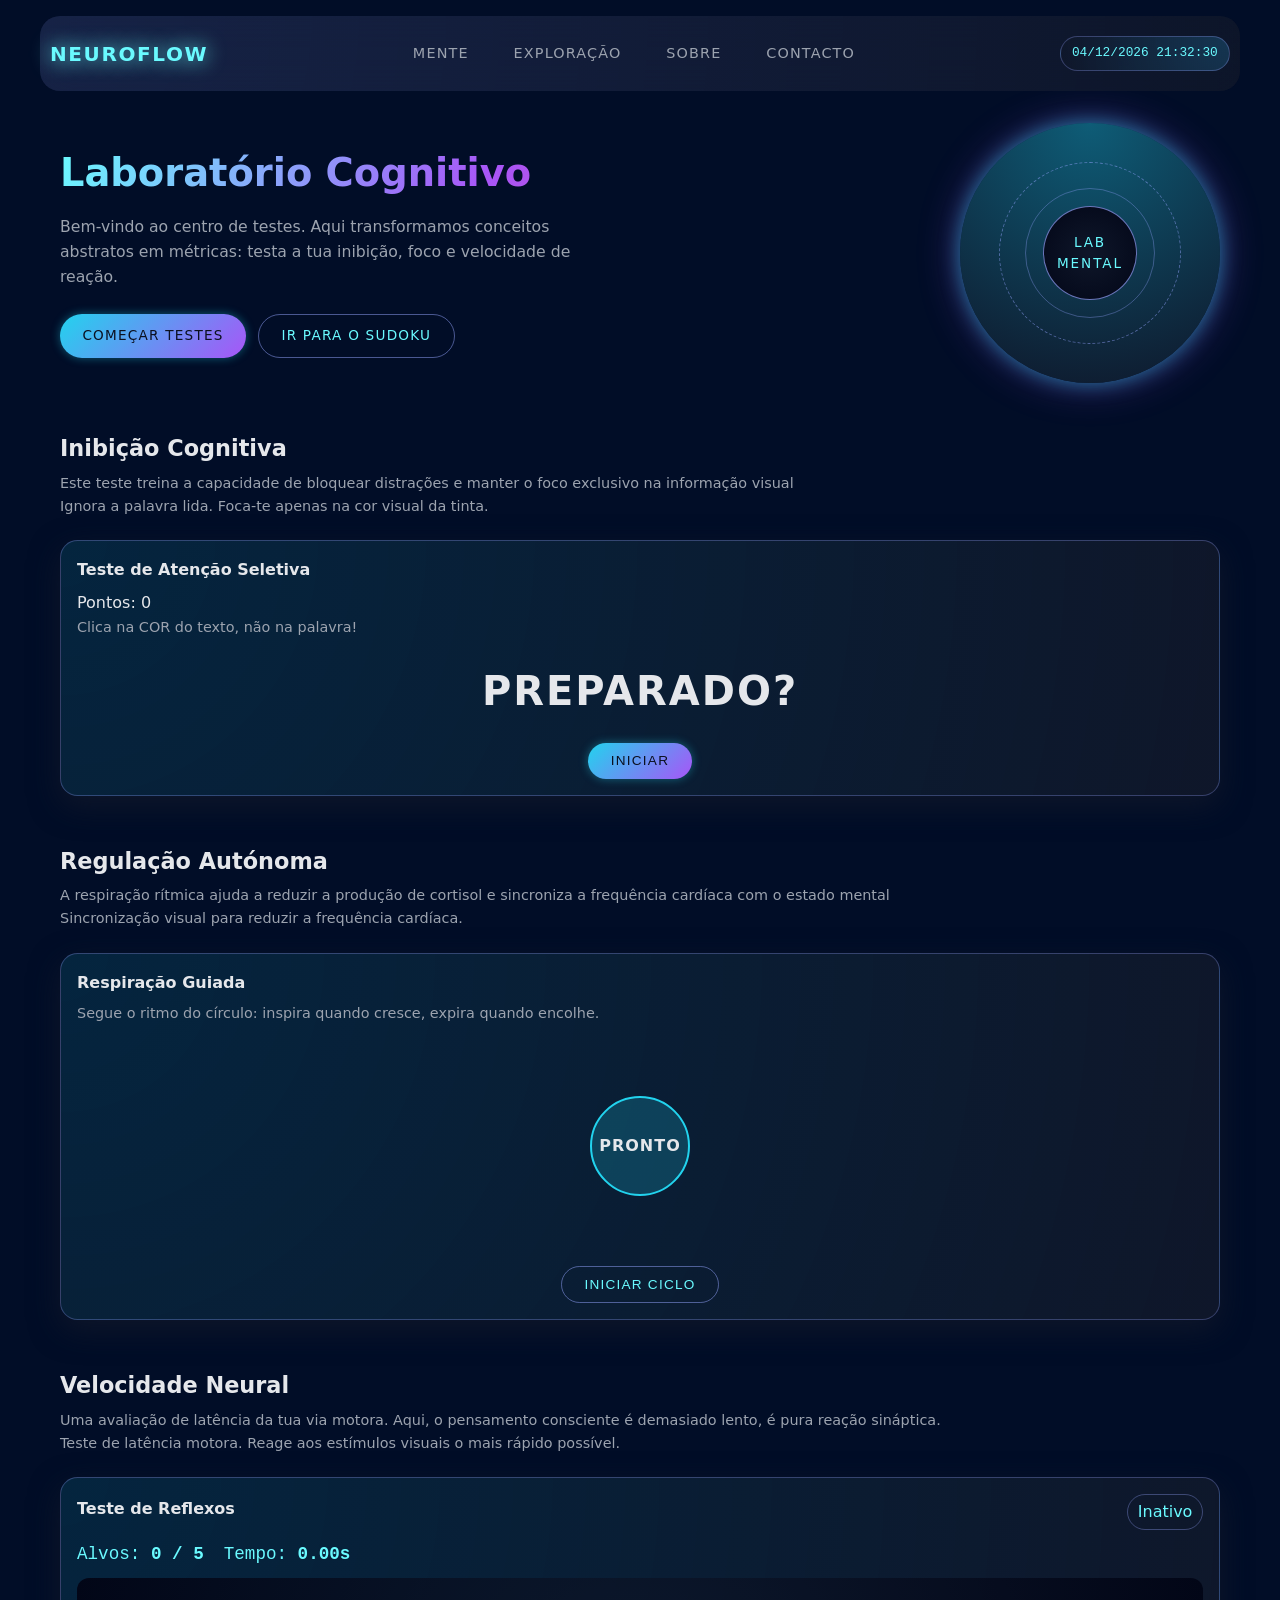
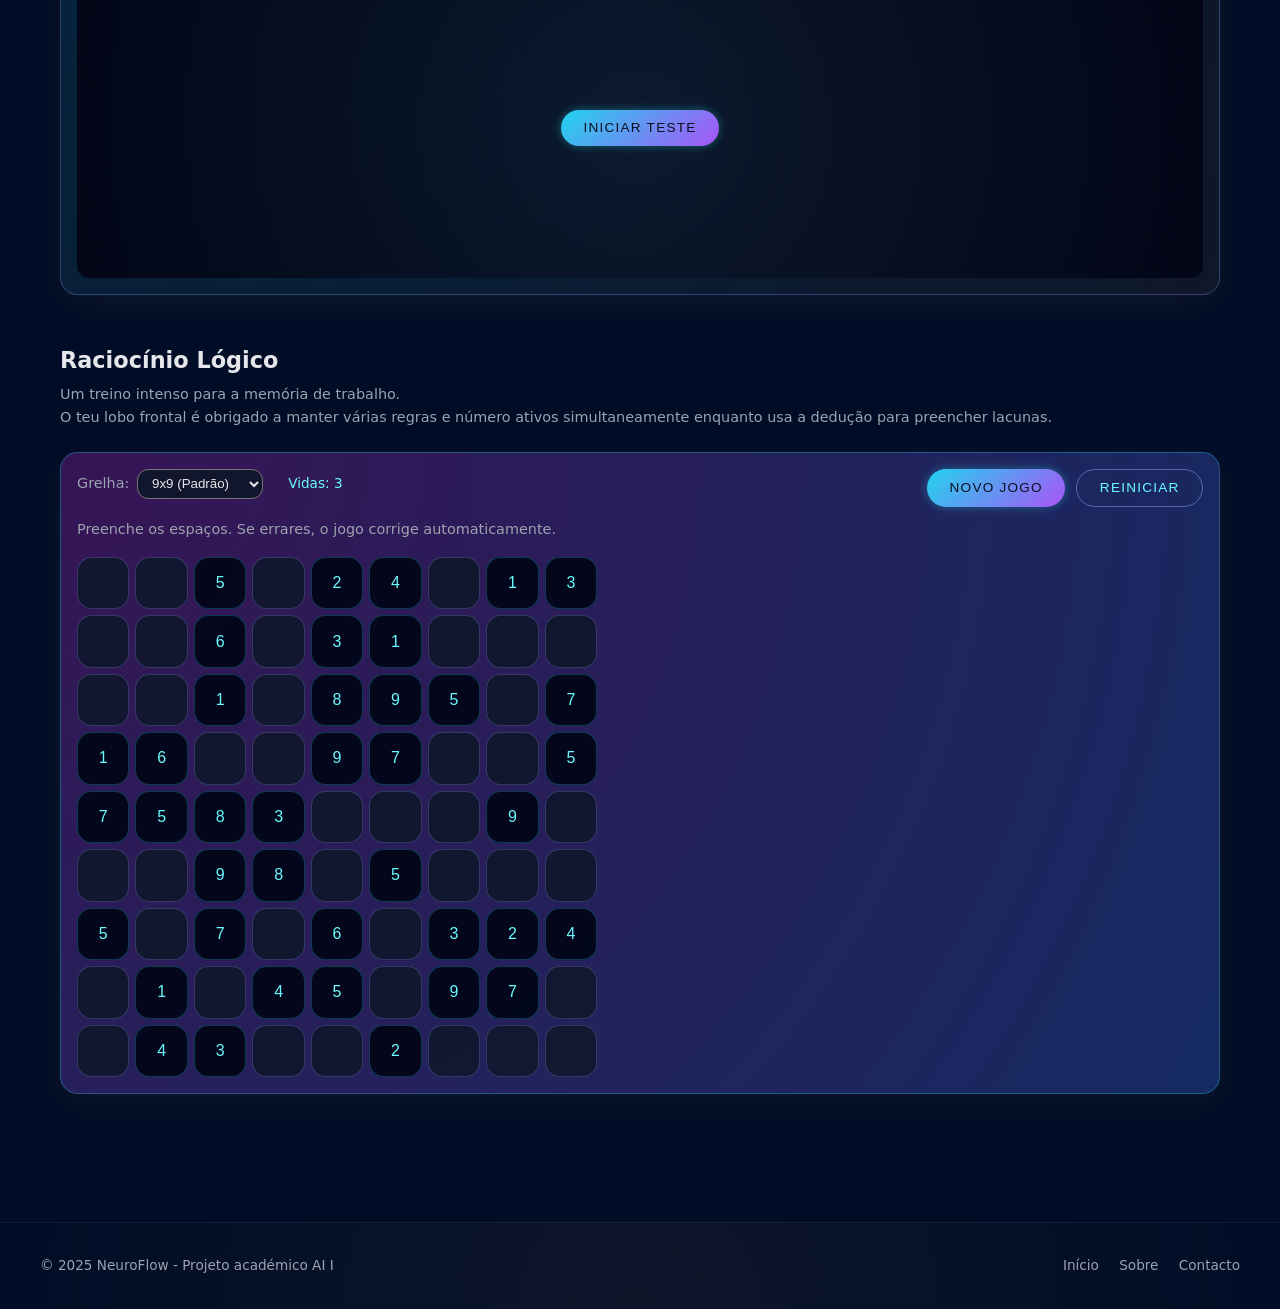
<file: exploracao.html>
<!DOCTYPE html>
<html lang="pt">
    <head>
      <meta charset="UTF-8"/>
        <title>NeuroFlow - Explora o teu interior</title>
        <meta name="viewport" content="width=device-width, initial-scale=1.0"/>
        <link rel="stylesheet" href="CSS/style.css"/>
        <link rel="stylesheet" href="CSS/exploracao.css">

    </head>
    <body>
        <header class="cabecalho">
            <div class="cabecalho-container">
                <div class="logo">
                    <a href="index.html">NeuroFlow</a>
                </div>

                <button class="menu-toggle" id="menu-toggle" aria-label="Abrir menu">☰</button>
                <nav class="nav-drawer" id="nav-drawer" aria-hidden="true">
                    <div class="nav-panel" role="dialog" aria-modal="true" aria-label="Menu">
                        <button class="nav-close" id="nav-close" type="button" aria-label="Fechar menu">✕</button>

                        <ul class="nav-list">
                            <li>
                                <a href="index.html">Home</a>
                            </li>

                            <li class="has-submenu-mobile">
                                <div class="nav-line">
                                    <a href="mente.html">Mente</a>
                                    <button class="nav-arrow" type="button" aria-label="Abrir submenu">▾</button>
                                </div>

                                <div class="nav-sub">
                                    <a href="mente.html#visao-geral">Visão Geral</a>
                                    <a href="mente.html#emocoes">Emoções</a>
                                    <a href="mente.html#sonhos">Sonhos</a>
                                    <a href="mente.html#memorias">Memórias</a>
                                    <a href="mente.html#criatividade">Criatividade</a>
                                    <a href="mente.html#raciocinio">Raciocínio</a>
                                </div>
                            </li>

                            <li class="has-submenu-mobile">
                                <div class="nav-line">
                                    <a href="exploracao.html">Exploração</a>
                                    <button class="nav-arrow" type="button" aria-label="Abrir submenu">▾</button>
                                </div>
                                <div class="nav-sub">
                                    <a href="exploracao.html#foco">Foco</a>
                                    <a href="exploracao.html#regulacao">Regulação</a>
                                    <a href="exploracao.html#reflexos">Reflexos</a>
                                    <a href="exploracao.html#raciocinio-logico">Raciocínio Lógico</a>
                                </div>
                            </li>

                            <li class="has-submenu-mobile">
                                <div class="nav-line">
                                    <a href="sobre.html">Sobre</a>
                                    <button class="nav-arrow" type="button" aria-label="Abrir submenu">▾</button>
                                </div>
                                <div class="nav-sub">
                                    <a href="sobre.html#visao-proposito">Visão e Propósito</a>
                                    <a href="sobre.html#faq">FAQ</a>
                                </div>
                            </li>

                            <li class="has-submenu-mobile">
                                <div class="nav-line">
                                    <a href="contacto.html">Contacto</a>
                                    <button class="nav-arrow" type="button" aria-label="Abrir submenu">▾</button>
                                </div>
                                <div class="nav-sub">
                                    <a href="contacto.html#mindform">MindForm</a>
                                    <a href="contacto.html#registos">Registos Guardados</a>
                                </div>
                            </li>
                        </ul>
                    </div>
                </nav>

                <nav class="nav">
                    <ul class="menu">
                        <li class="has-submenu">
                            <a href="mente.html">Mente</a>
                            <ul class="submenu">
                                <li>
                                    <a href="mente.html#visao-geral">Visão Geral</a>
                                </li>
                                <li>
                                    <a href="mente.html#emocoes">Emoções</a>
                                </li>
                                <li>
                                    <a href="mente.html#sonhos">Sonhos</a>
                                </li>
                                <li>
                                    <a href="mente.html#memorias">Memórias</a>
                                </li>
                                <li>
                                    <a href="mente.html#criatividade">Criatividade</a>
                                </li>
                                <li>
                                    <a href="mente.html#raciocinio">Raciocínio</a>
                                </li>
                            </ul>
                        </li>

                        <li class="has-submenu">
                            <a href="exploracao.html">Exploração</a>
                            <ul class="submenu">
                                <li>
                                    <a href="exploracao.html#foco">Foco</a>
                                </li>
                                <li>
                                    <a href="exploracao.html#regulacao">Regulação</a>
                                </li>
                                <li>
                                    <a href="exploracao.html#reflexos">Reflexos</a>
                                </li>
                                <li>
                                    <a href="exploracao.html#raciocinio-logico">Raciocínio Lógico</a>
                                </li>
                            </ul>
                        </li>

                        <li class="has-submenu">
                            <a href="sobre.html">Sobre</a>
                            <ul class="submenu">
                                <li>
                                    <a href="sobre.html#visao-proposito">Visão e Propósito</a>
                                </li>
                                <li>
                                    <a href="sobre.html#faq">FAQ</a>
                                </li>
                            </ul>
                        </li>

                        <li class="has-submenu">
                            <a href="contacto.html">Contacto</a>
                            <ul class="submenu">
                                <li>
                                    <a href="contacto.html#mindform">MindForm</a>
                                </li>
                                <li>
                                    <a href="contacto.html#registos">Registos Guardados</a>
                                </li>
                            </ul>
                        </li>
                    </ul>
                </nav>

                <div class="relogio" id="relogio"></div>
            </div>
        </header>

        <main>
            <section class="hero">
                <div class="hero-texto">
                    <h1>Laboratório Cognitivo</h1>
                    <p>
                        Bem-vindo ao centro de testes. Aqui transformamos conceitos abstratos em
                        métricas: testa a tua inibição, foco e velocidade de reação.
                    </p>

                    <div class="hero-acoes">
                        <a class="botao botao-primario" href="#stroop-container">Começar testes</a>
                        <a class="botao botao-secundario" href="#raciocinio-logico">Ir para o Sudoku</a>
                    </div>
                </div>

                <div class="hero-visual" aria-hidden="true">
                    <div class="orbita"></div>
                    <div class="orbita orbita-2"></div>
                    <div class="hero-nucleo">
                        <span>Lab<br>Mental</span>
                    </div>
                </div>
            </section>

            <section class="secao" id="foco">
                <header class="secao-topo">
                    <h2>Inibição Cognitiva</h2>
                    <p>Este teste treina a capacidade de bloquear distrações e manter o foco exclusivo na informação visual</p>
                    <p>Ignora a palavra lida. Foca-te apenas na cor visual da tinta.</p>
                </header>

                <article class="cartao exploracao-painel" id="stroop-container">
                    <div class="stroop-header">
                        <h3>Teste de Atenção Seletiva</h3>
                        <div class="stroop-score">Pontos:
                            <span id="stroop-pontos">0</span></div>
                    </div>

                    <p class="exploracao-texto">Clica na COR do texto, não na palavra!</p>

                    <div id="stroop-palavra" class="stroop-word">PREPARADO?</div>

                    <div class="stroop-botoes" id="stroop-opcoes">
                        <button class="botao botao-primario" onclick="iniciarStroop()">INICIAR</button>
                    </div>
                </article>
            </section>

            <section class="secao" id="regulacao">
                <header class="secao-topo">
                    <h2>Regulação Autónoma</h2>
                    <p>A respiração rítmica ajuda a reduzir a produção de cortisol e sincroniza a frequência cardíaca com o estado mental</p>
                    <p>Sincronização visual para reduzir a frequência cardíaca.</p>
                </header>

                <article class="cartao exploracao-painel">
                    <h3>Respiração Guiada</h3>
                    <p class="exploracao-texto">Segue o ritmo do círculo: inspira quando cresce, expira quando encolhe.</p>

                    <div class="respiracao-container">
                        <div id="circulo-respiracao" class="circulo"></div>
                        <div id="texto-respiracao" class="texto-centro">Pronto</div>
                    </div>

                    <div style="text-align:center">
                        <button class="botao botao-secundario" id="btn-respirar">Iniciar Ciclo</button>
                    </div>
                </article>
            </section>

            <section class="secao" id="reflexos">
                <header class="secao-topo">
                    <h2>Velocidade Neural</h2>
                    <p>Uma avaliação de latência da tua via motora. Aqui, o pensamento consciente é demasiado lento, é pura reação sináptica.</p>
                    <p>Teste de latência motora. Reage aos estímulos visuais o mais rápido possível.</p>
                </header>

                <article class="cartao exploracao-painel" id="reflexo-container">
                    <div class="exploracao-topo">
                        <h3>Teste de Reflexos</h3>
                        <div class="exploracao-badge" id="reflexo-badge">Inativo</div>
                    </div>

                    <div class="reflexo-stats">
                        <span>Alvos:
                            <strong id="reflexo-contador">0 / 5</strong>
                        </span>
                        <span>Tempo:
                            <strong id="reflexo-tempo">0.00s</strong>
                        </span>
                    </div>

                    <div class="reflexo-area" id="reflexo-area">
                        <button class="botao botao-primario" id="reflexo-btn-start">Iniciar Teste</button>
                        <div id="reflexo-alvo" class="reflexo-alvo"></div>
                    </div>
                </article>
            </section>

            <section class="secao" id="raciocinio-logico">
                <header class="secao-topo">
                    <h2>Raciocínio Lógico</h2>
                    <p>Um treino intenso para a memória de trabalho.</p>
                    <p>O teu lobo frontal é obrigado a manter várias regras e número ativos simultaneamente enquanto usa a dedução para preencher lacunas.</p>
                </header>

                <div class="cartao sudoku-painel">
                    <div class="sudoku-topo">
                        <div class="sudoku-opcoes">
                            <label class="sudoku-label">
                                Grelha:
                                <select id="sudoku-size">
                                    <option value="4">4x4 (Iniciante)</option>
                                    <option value="9" selected="selected">9x9 (Padrão)</option>
                                </select>
                            </label>

                            <div class="sudoku-vidas">
                                Vidas:
                                <span id="sudoku-lives">3</span>
                            </div>
                        </div>

                        <div class="sudoku-botoes">
                            <button class="botao botao-primario" id="sudoku-new" type="button">Novo Jogo</button>
                            <button class="botao botao-secundario" id="sudoku-reset" type="button">Reiniciar</button>
                        </div>
                    </div>

                    <p id="sudoku-msg" class="sudoku-msg">Preenche as células vazias.</p>

                    <div id="sudoku-board" class="sudoku-board" aria-label="Grelha de Sudoku"></div>
                </div>
            </section>
        </main>

        <footer class="rodape">
            <div class="rodape-container">
                <p>© 2025 NeuroFlow - Projeto académico AI I</p>
                <nav class="rodape-links">
                    <a href="index.html">Início</a>
                    <a href="sobre.html">Sobre</a>
                    <a href="contacto.html">Contacto</a>
                </nav>
            </div>
        </footer>

        <script src="JS/script.js"></script>
        <script src="JS/exploracao.js"></script>
    </body>
</html>
</file>
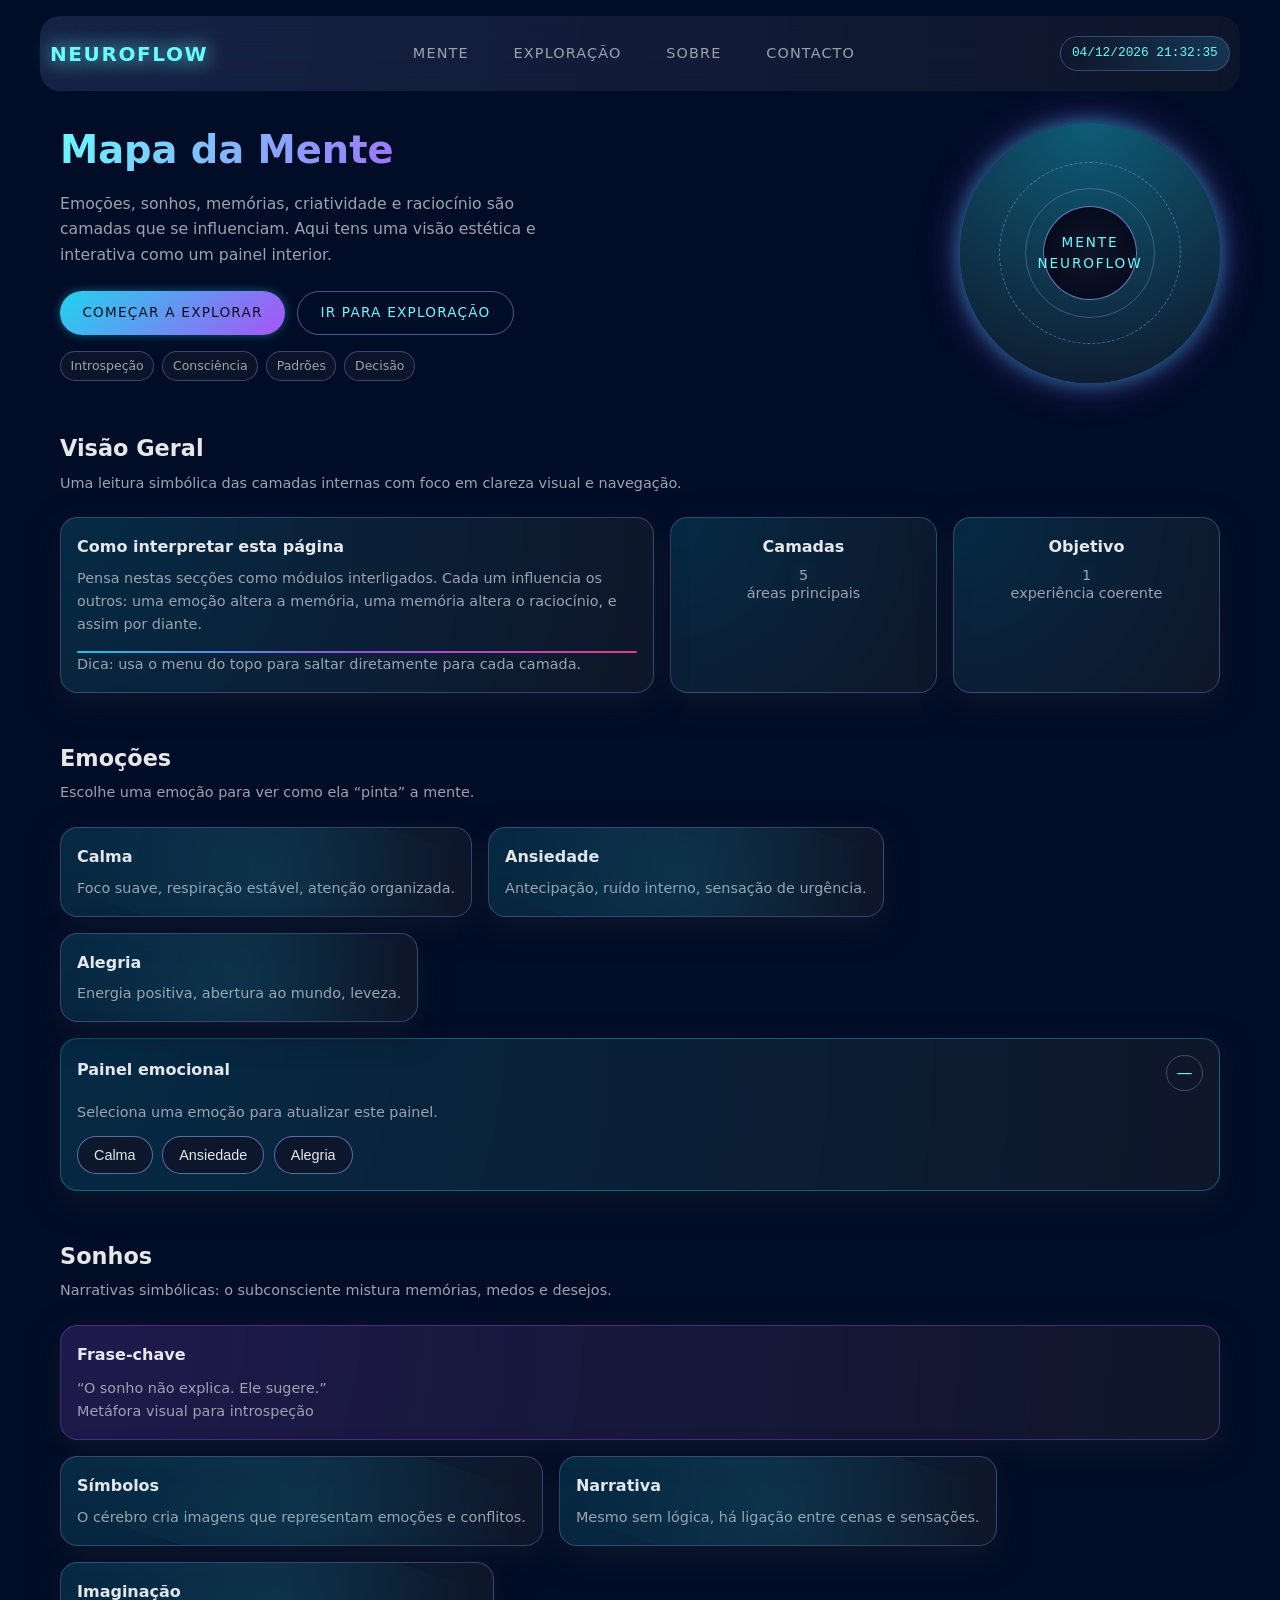
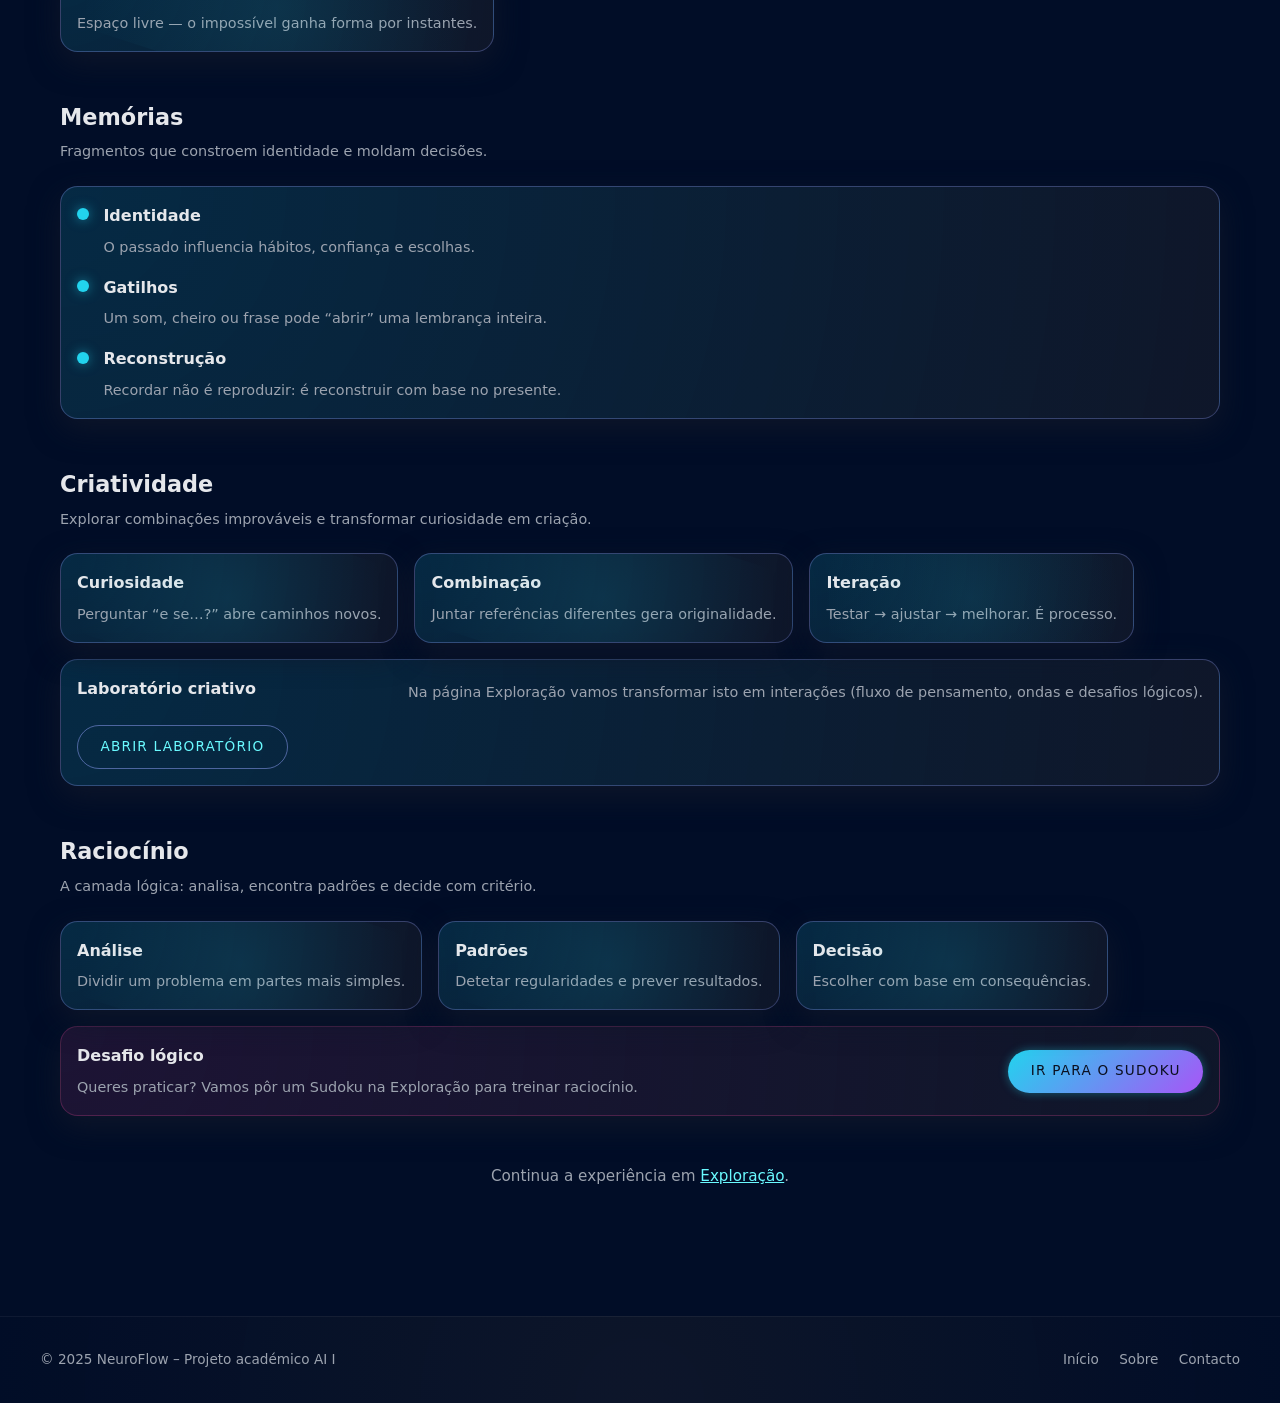
<file: mente.html>
<!DOCTYPE html>
<html lang="pt">
    <head>
        <meta charset="UTF-8"/>
        <title>NeuroFlow - Explora o teu interior</title>
        <meta name="viewport" content="width=device-width, initial-scale=1.0"/>
        <link rel="stylesheet" href="CSS/style.css"/>
        <link rel="stylesheet" href="CSS/mente.css">
    </head>
    <body>
        <header class="cabecalho">
            <div class="cabecalho-container">
                <div class="logo">
                    <a href="index.html">NeuroFlow</a>
                </div>

                <button class="menu-toggle" id="menu-toggle" aria-label="Abrir menu">☰</button>
                <nav class="nav-drawer" id="nav-drawer" aria-hidden="true">
                    <div class="nav-panel" role="dialog" aria-modal="true" aria-label="Menu">
                        <button class="nav-close" id="nav-close" type="button" aria-label="Fechar menu">✕</button>

                        <ul class="nav-list">
                            <li>
                                <a href="index.html">Home</a>
                            </li>

                            <li class="has-submenu-mobile">
                                <div class="nav-line">
                                    <a href="mente.html">Mente</a>
                                    <button class="nav-arrow" type="button" aria-label="Abrir submenu">▾</button>
                                </div>

                                <div class="nav-sub">
                                    <a href="mente.html#visao-geral">Visão Geral</a>
                                    <a href="mente.html#emocoes">Emoções</a>
                                    <a href="mente.html#sonhos">Sonhos</a>
                                    <a href="mente.html#memorias">Memórias</a>
                                    <a href="mente.html#criatividade">Criatividade</a>
                                    <a href="mente.html#raciocinio">Raciocínio</a>
                                </div>
                            </li>

                            <li class="has-submenu-mobile">
                                <div class="nav-line">
                                    <a href="exploracao.html">Exploração</a>
                                    <button class="nav-arrow" type="button" aria-label="Abrir submenu">▾</button>
                                </div>
                                <div class="nav-sub">
                                    <a href="exploracao.html#foco">Foco</a>
                                    <a href="exploracao.html#regulacao">Regulação</a>
                                    <a href="exploracao.html#reflexos">Reflexos</a>
                                    <a href="exploracao.html#raciocinio-logico">Raciocínio Lógico</a>
                                </div>
                            </li>

                            <li class="has-submenu-mobile">
                                <div class="nav-line">
                                    <a href="sobre.html">Sobre</a>
                                    <button class="nav-arrow" type="button" aria-label="Abrir submenu">▾</button>
                                </div>
                                <div class="nav-sub">
                                    <a href="sobre.html#visao-proposito">Visão e Propósito</a>
                                    <a href="sobre.html#faq">FAQ</a>
                                </div>
                            </li>

                            <li class="has-submenu-mobile">
                                <div class="nav-line">
                                    <a href="contacto.html">Contacto</a>
                                    <button class="nav-arrow" type="button" aria-label="Abrir submenu">▾</button>
                                </div>
                                <div class="nav-sub">
                                    <a href="contacto.html#mindform">MindForm</a>
                                    <a href="contacto.html#registos">Registos Guardados</a>
                                </div>
                            </li>
                        </ul>
                    </div>
                </nav>

                <nav class="nav">
                    <ul class="menu">
                        <li class="has-submenu">
                            <a href="mente.html">Mente</a>
                            <ul class="submenu">
                                <li>
                                    <a href="mente.html#visao-geral">Visão Geral</a>
                                </li>
                                <li>
                                    <a href="mente.html#emocoes">Emoções</a>
                                </li>
                                <li>
                                    <a href="mente.html#sonhos">Sonhos</a>
                                </li>
                                <li>
                                    <a href="mente.html#memorias">Memórias</a>
                                </li>
                                <li>
                                    <a href="mente.html#criatividade">Criatividade</a>
                                </li>
                                <li>
                                    <a href="mente.html#raciocinio">Raciocínio</a>
                                </li>
                            </ul>
                        </li>

                        <li class="has-submenu">
                            <a href="exploracao.html">Exploração</a>
                            <ul class="submenu">
                                <li>
                                    <a href="exploracao.html#foco">Foco</a>
                                </li>
                                <li>
                                    <a href="exploracao.html#regulacao">Regulação</a>
                                </li>
                                <li>
                                    <a href="exploracao.html#reflexos">Reflexos</a>
                                </li>
                                <li>
                                    <a href="exploracao.html#raciocinio-logico">Raciocínio Lógico</a>
                                </li>
                            </ul>
                        </li>

                        <li class="has-submenu">
                            <a href="sobre.html">Sobre</a>
                            <ul class="submenu">
                                <li>
                                    <a href="sobre.html#visao-proposito">Visão e Propósito</a>
                                </li>
                                <li>
                                    <a href="sobre.html#faq">FAQ</a>
                                </li>
                            </ul>
                        </li>

                        <li class="has-submenu">
                            <a href="contacto.html">Contacto</a>
                            <ul class="submenu">
                                <li>
                                    <a href="contacto.html#mindform">MindForm</a>
                                </li>
                                <li>
                                    <a href="contacto.html#registos">Registos Guardados</a>
                                </li>
                            </ul>
                        </li>
                    </ul>
                </nav>

                <div class="relogio" id="relogio"></div>
            </div>
        </header>
        
        <main>

            <!-- HERO (igual vibe da index) -->
            <section class="hero">
                <div class="hero-texto">
                    <h1>Mapa da Mente</h1>
                    <p>
                        Emoções, sonhos, memórias, criatividade e raciocínio são camadas que se
                        influenciam. Aqui tens uma visão estética e interativa como um painel interior.
                    </p>

                    <div class="hero-acoes">
                        <a class="botao botao-primario" href="#visao-geral">Começar a explorar</a>
                        <a class="botao botao-secundario" href="exploracao.html">Ir para Exploração</a>
                    </div>

                    <!-- mini “chips” para dar riqueza visual -->
                    <div class="mente-chips">
                        <span class="mente-chip">Introspeção</span>
                        <span class="mente-chip">Consciência</span>
                        <span class="mente-chip">Padrões</span>
                        <span class="mente-chip">Decisão</span>
                    </div>
                </div>

                <div class="hero-visual" aria-hidden="true">
                    <div class="orbita"></div>
                    <div class="orbita orbita-2"></div>
                    <div class="orbita orbita-3"></div>
                    <div class="hero-nucleo">
                        <span>Mente<br>NeuroFlow</span>
                    </div>
                </div>
            </section>

            <!-- VISÃO GERAL (cartão grande + “linha de energia”) -->
            <section class="secao" id="visao-geral">
                <header class="secao-topo">
                    <h2>Visão Geral</h2>
                    <p>Uma leitura simbólica das camadas internas com foco em clareza visual e
                        navegação.</p>
                </header>

                <div class="grelha mente-grelha-destaque">
                    <article class="cartao mente-cartao-destaque">
                        <h3>Como interpretar esta página</h3>
                        <p>
                            Pensa nestas secções como módulos interligados. Cada um influencia os outros:
                            uma emoção altera a memória, uma memória altera o raciocínio, e assim por
                            diante.
                        </p>
                        <div class="mente-barra"></div>
                        <p class="mente-nota">
                            Dica: usa o menu do topo para saltar diretamente para cada camada.
                        </p>
                    </article>

                    <article class="cartao mente-cartao-estat">
                        <h3>Camadas</h3>
                        <p class="mente-numero">5</p>
                        <p class="mente-legenda">áreas principais</p>
                    </article>

                    <article class="cartao mente-cartao-estat">
                        <h3>Objetivo</h3>
                        <p class="mente-numero">1</p>
                        <p class="mente-legenda">experiência coerente</p>
                    </article>
                </div>
            </section>

            <!-- EMOÇÕES (mais “vivo” + micro interação bonita) -->
            <section class="secao" id="emocoes">
                <header class="secao-topo">
                    <h2>Emoções</h2>
                    <p>Escolhe uma emoção para ver como ela “pinta” a mente.</p>
                </header>

                <div class="grelha">
                    <article class="cartao mente-cartao">
                        <h3>Calma</h3>
                        <p>Foco suave, respiração estável, atenção organizada.</p>
                    </article>
                    <article class="cartao mente-cartao">
                        <h3>Ansiedade</h3>
                        <p>Antecipação, ruído interno, sensação de urgência.</p>
                    </article>
                    <article class="cartao mente-cartao">
                        <h3>Alegria</h3>
                        <p>Energia positiva, abertura ao mundo, leveza.</p>
                    </article>
                </div>

                <article class="cartao mente-painel" id="emocao-painel">
                    <div class="mente-painel-topo">
                        <h3>Painel emocional</h3>
                        <span class="mente-badge" id="emocao-badge">—</span>
                    </div>

                    <p id="emocao-texto" class="mente-painel-texto">
                        Seleciona uma emoção para atualizar este painel.
                    </p>

                    <div class="mente-botoes">
                        <button class="estado-botao" type="button" data-emocao="calma">Calma</button>
                        <button class="estado-botao" type="button" data-emocao="ansiedade">Ansiedade</button>
                        <button class="estado-botao" type="button" data-emocao="alegria">Alegria</button>
                    </div>
                </article>
            </section>

            <!-- SONHOS (layout com destaque + quote) -->
            <section class="secao" id="sonhos">
                <header class="secao-topo">
                    <h2>Sonhos</h2>
                    <p>Narrativas simbólicas: o subconsciente mistura memórias, medos e desejos.</p>
                </header>

                <div class="grelha mente-grelha-2">
                    <article class="cartao mente-cartao-quote">
                        <h3>Frase-chave</h3>
                        <p class="mente-quote">“O sonho não explica. Ele sugere.”</p>
                        <p class="mente-legenda">Metáfora visual para introspeção</p>
                    </article>

                    <div class="grelha">
                        <article class="cartao mente-cartao">
                            <h3>Símbolos</h3>
                            <p>O cérebro cria imagens que representam emoções e conflitos.</p>
                        </article>
                        <article class="cartao mente-cartao">
                            <h3>Narrativa</h3>
                            <p>Mesmo sem lógica, há ligação entre cenas e sensações.</p>
                        </article>
                        <article class="cartao mente-cartao">
                            <h3>Imaginação</h3>
                            <p>Espaço livre — o impossível ganha forma por instantes.</p>
                        </article>
                    </div>
                </div>
            </section>

            <!-- MEMÓRIAS (timeline visual) -->
            <section class="secao" id="memorias">
                <header class="secao-topo">
                    <h2>Memórias</h2>
                    <p>Fragmentos que constroem identidade e moldam decisões.</p>
                </header>

                <article class="cartao mente-timeline">
                    <div class="mente-timeline-item">
                        <div class="mente-ponto"></div>
                        <div>
                            <h3>Identidade</h3>
                            <p>O passado influencia hábitos, confiança e escolhas.</p>
                        </div>
                    </div>

                    <div class="mente-timeline-item">
                        <div class="mente-ponto"></div>
                        <div>
                            <h3>Gatilhos</h3>
                            <p>Um som, cheiro ou frase pode “abrir” uma lembrança inteira.</p>
                        </div>
                    </div>

                    <div class="mente-timeline-item">
                        <div class="mente-ponto"></div>
                        <div>
                            <h3>Reconstrução</h3>
                            <p>Recordar não é reproduzir: é reconstruir com base no presente.</p>
                        </div>
                    </div>
                </article>
            </section>

            <!-- CRIATIVIDADE (cards + “laboratório”) -->
            <section class="secao" id="criatividade">
                <header class="secao-topo">
                    <h2>Criatividade</h2>
                    <p>Explorar combinações improváveis e transformar curiosidade em criação.</p>
                </header>

                <div class="grelha">
                    <article class="cartao mente-cartao">
                        <h3>Curiosidade</h3>
                        <p>Perguntar “e se…?” abre caminhos novos.</p>
                    </article>
                    <article class="cartao mente-cartao">
                        <h3>Combinação</h3>
                        <p>Juntar referências diferentes gera originalidade.</p>
                    </article>
                    <article class="cartao mente-cartao">
                        <h3>Iteração</h3>
                        <p>Testar → ajustar → melhorar. É processo.</p>
                    </article>
                </div>

                <article class="cartao mente-lab">
                    <h3>Laboratório criativo</h3>
                    <p class="mente-nota">
                        Na página Exploração vamos transformar isto em interações (fluxo de pensamento,
                        ondas e desafios lógicos).
                    </p>
                    <a class="botao botao-secundario" href="exploracao.html">Abrir laboratório</a>
                </article>
            </section>

            <!-- RACIOCÍNIO (call-to-action para Sudoku) -->
            <section class="secao" id="raciocinio">
                <header class="secao-topo">
                    <h2>Raciocínio</h2>
                    <p>A camada lógica: analisa, encontra padrões e decide com critério.</p>
                </header>

                <div class="grelha">
                    <article class="cartao mente-cartao">
                        <h3>Análise</h3>
                        <p>Dividir um problema em partes mais simples.</p>
                    </article>
                    <article class="cartao mente-cartao">
                        <h3>Padrões</h3>
                        <p>Detetar regularidades e prever resultados.</p>
                    </article>
                    <article class="cartao mente-cartao">
                        <h3>Decisão</h3>
                        <p>Escolher com base em consequências.</p>
                    </article>
                </div>

                <article class="cartao mente-callout">
                    <div>
                        <h3>Desafio lógico</h3>
                        <p class="mente-nota">Queres praticar? Vamos pôr um Sudoku na Exploração para treinar raciocínio.</p>
                    </div>
                    <a class="botao botao-primario" href="exploracao.html#raciocinio-logico">Ir para o Sudoku</a>
                </article>
            </section>

            <section class="secao secao-final">
                <p>Continua a experiência em
                    <a href="exploracao.html">Exploração</a>.</p>
            </section>

        </main>

        <footer class="rodape">
            <div class="rodape-container">
                <p>© 2025 NeuroFlow – Projeto académico AI I</p>
                <nav class="rodape-links">
                    <a href="index.html">Início</a>
                    <a href="sobre.html">Sobre</a>
                    <a href="contacto.html">Contacto</a>
                </nav>
            </div>
        </footer>

        <script src="JS/script.js"></script>
    </body>
</html>
</file>
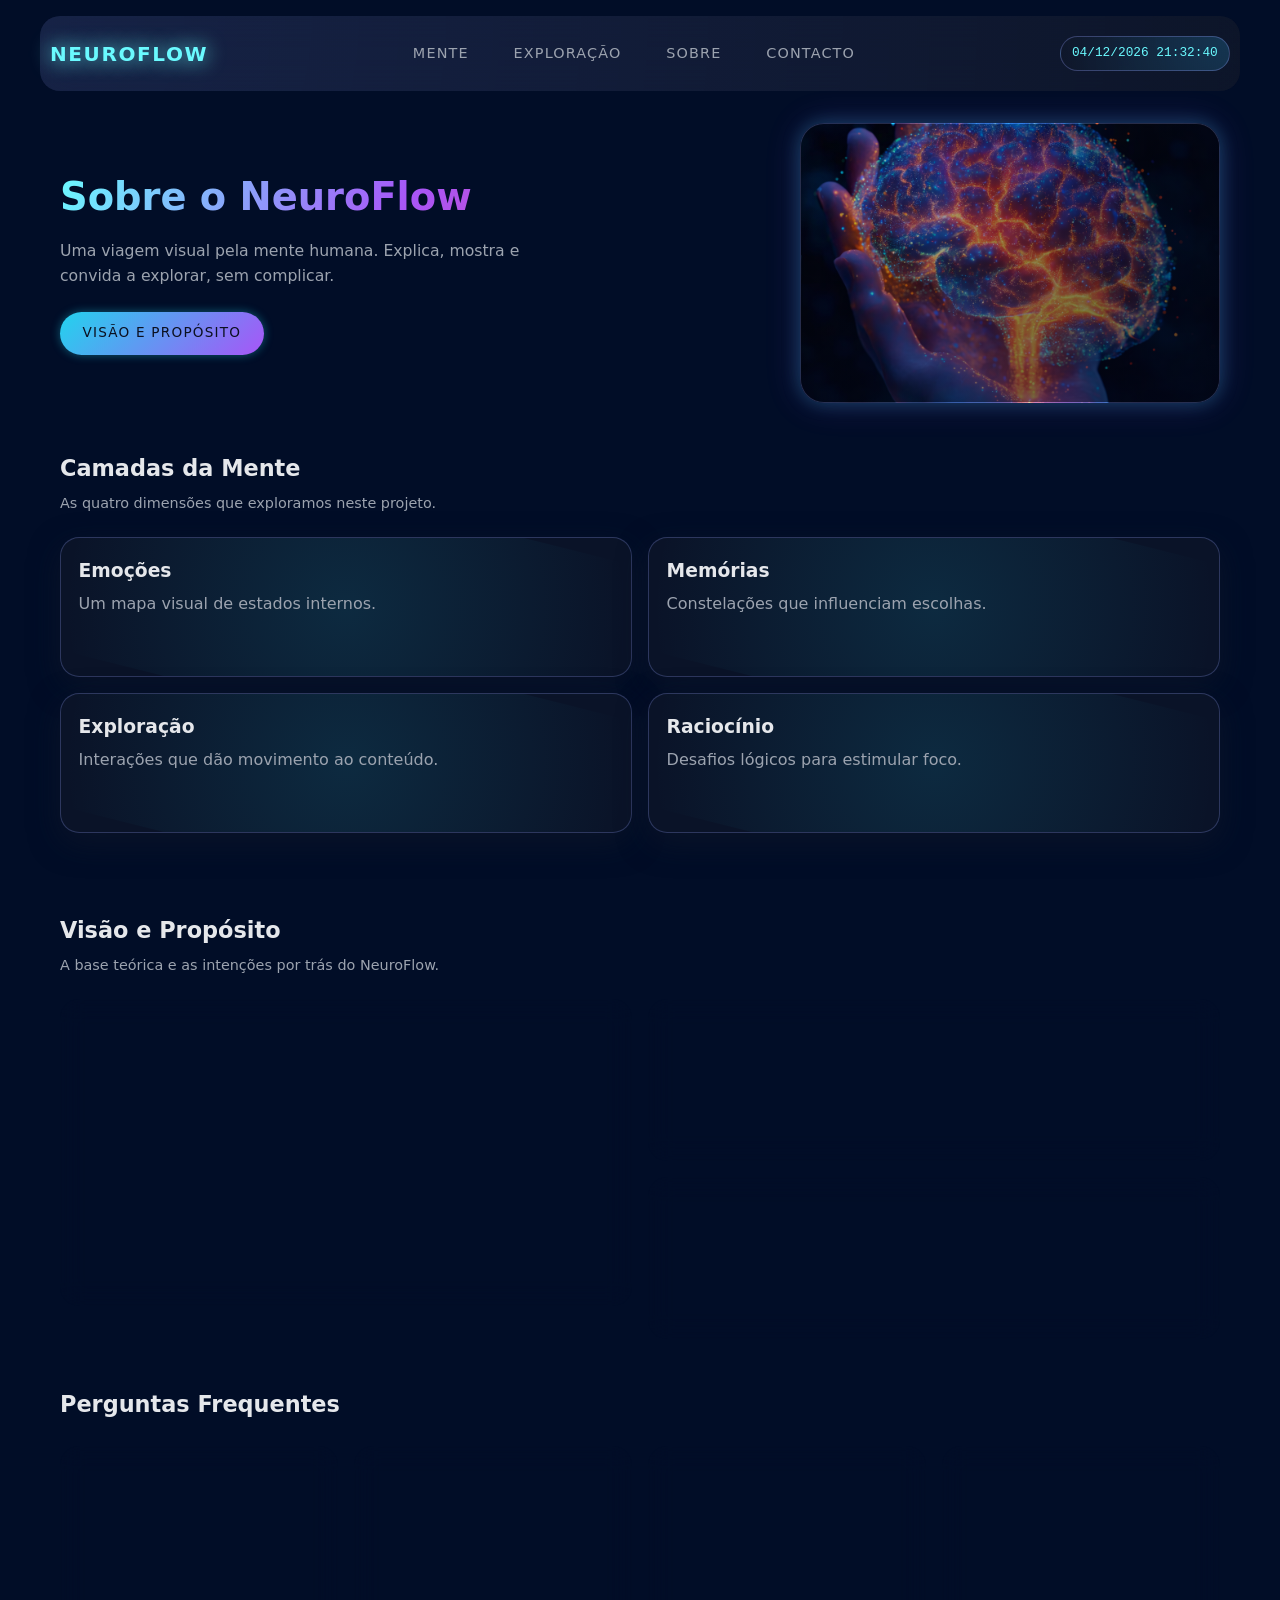
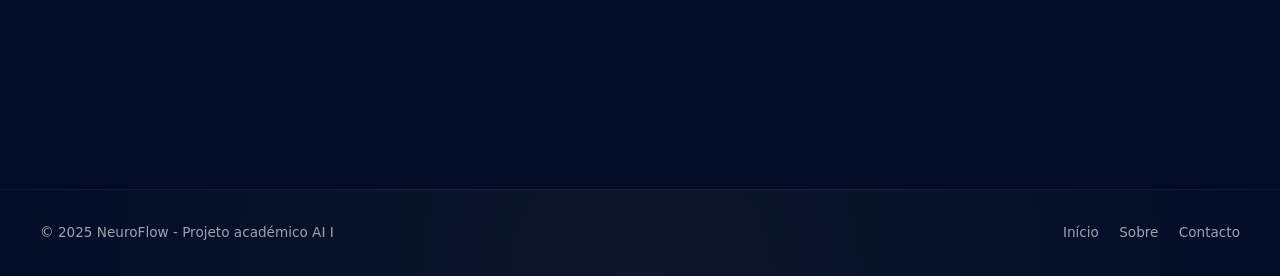
<file: sobre.html>
<!DOCTYPE html>
<html lang="pt">
    <head>
        <meta charset="UTF-8"/>
        <title>NeuroFlow - Sobre</title>
        <meta name="viewport" content="width=device-width, initial-scale=1.0"/>

        <link rel="stylesheet" href="CSS/style.css"/>
        <link rel="stylesheet" href="CSS/sobre.css">
    </head>

    <body>
        <header class="cabecalho">
            <div class="cabecalho-container">
                <div class="logo">
                    <a href="index.html">NeuroFlow</a>
                </div>

                <button class="menu-toggle" id="menu-toggle" aria-label="Abrir menu">☰</button>
                <nav class="nav-drawer" id="nav-drawer" aria-hidden="true">
                    <div class="nav-panel" role="dialog" aria-modal="true" aria-label="Menu">
                        <button class="nav-close" id="nav-close" type="button" aria-label="Fechar menu">✕</button>

                        <ul class="nav-list">
                            <li>
                                <a href="index.html">Home</a>
                            </li>

                            <li class="has-submenu-mobile">
                                <div class="nav-line">
                                    <a href="mente.html">Mente</a>
                                    <button class="nav-arrow" type="button" aria-label="Abrir submenu">▾</button>
                                </div>

                                <div class="nav-sub">
                                    <a href="mente.html#visao-geral">Visão Geral</a>
                                    <a href="mente.html#emocoes">Emoções</a>
                                    <a href="mente.html#sonhos">Sonhos</a>
                                    <a href="mente.html#memorias">Memórias</a>
                                    <a href="mente.html#criatividade">Criatividade</a>
                                    <a href="mente.html#raciocinio">Raciocínio</a>
                                </div>
                            </li>

                            <li class="has-submenu-mobile">
                                <div class="nav-line">
                                    <a href="exploracao.html">Exploração</a>
                                    <button class="nav-arrow" type="button" aria-label="Abrir submenu">▾</button>
                                </div>
                                <div class="nav-sub">
                                    <a href="exploracao.html#foco">Foco</a>
                                    <a href="exploracao.html#regulacao">Regulação</a>
                                    <a href="exploracao.html#reflexos">Reflexos</a>
                                    <a href="exploracao.html#raciocinio-logico">Raciocínio Lógico</a>
                                </div>
                            </li>

                            <li class="has-submenu-mobile">
                                <div class="nav-line">
                                    <a href="sobre.html">Sobre</a>
                                    <button class="nav-arrow" type="button" aria-label="Abrir submenu">▾</button>
                                </div>
                                <div class="nav-sub">
                                    <a href="sobre.html#visao-proposito">Visão e Propósito</a>
                                    <a href="sobre.html#faq">FAQ</a>
                                </div>
                            </li>

                            <li class="has-submenu-mobile">
                                <div class="nav-line">
                                    <a href="contacto.html">Contacto</a>
                                    <button class="nav-arrow" type="button" aria-label="Abrir submenu">▾</button>
                                </div>
                                <div class="nav-sub">
                                    <a href="contacto.html#mindform">MindForm</a>
                                    <a href="contacto.html#registos">Registos Guardados</a>
                                </div>
                            </li>
                        </ul>
                    </div>
                </nav>

                <nav class="nav">
                    <ul class="menu">
                        <li class="has-submenu">
                            <a href="mente.html">Mente</a>
                            <ul class="submenu">
                                <li>
                                    <a href="mente.html#visao-geral">Visão Geral</a>
                                </li>
                                <li>
                                    <a href="mente.html#emocoes">Emoções</a>
                                </li>
                                <li>
                                    <a href="mente.html#sonhos">Sonhos</a>
                                </li>
                                <li>
                                    <a href="mente.html#memorias">Memórias</a>
                                </li>
                                <li>
                                    <a href="mente.html#criatividade">Criatividade</a>
                                </li>
                                <li>
                                    <a href="mente.html#raciocinio">Raciocínio</a>
                                </li>
                            </ul>
                        </li>
                        <li class="has-submenu">
                            <a href="exploracao.html">Exploração</a>
                            <ul class="submenu">
                                <li>
                                    <a href="exploracao.html#foco">Foco</a>
                                </li>
                                <li>
                                    <a href="exploracao.html#regulacao">Regulação</a>
                                </li>
                                <li>
                                    <a href="exploracao.html#reflexos">Reflexos</a>
                                </li>
                                <li>
                                    <a href="exploracao.html#raciocinio-logico">Raciocínio Lógico</a>
                                </li>
                            </ul>
                        </li>
                        <li class="has-submenu">
                            <a href="sobre.html">Sobre</a>
                            <ul class="submenu">
                                <li>
                                    <a href="sobre.html#visao-proposito">Visão e Propósito</a>
                                </li>
                                <li>
                                    <a href="sobre.html#faq">FAQ</a>
                                </li>
                            </ul>
                        </li>
                        <li class="has-submenu">
                            <a href="contacto.html">Contacto</a>
                            <ul class="submenu">
                                <li>
                                    <a href="contacto.html#mindform">MindForm</a>
                                </li>
                                <li>
                                    <a href="contacto.html#registos">Registos Guardados</a>
                                </li>
                            </ul>
                        </li>
                    </ul>
                </nav>
                <div class="relogio" id="relogio"></div>
            </div>
        </header>

        <main>
            <section class="hero">
                <div class="hero-texto">
                    <h1>Sobre o NeuroFlow</h1>
                    <p>Uma viagem visual pela mente humana. Explica, mostra e convida a explorar,
                        sem complicar.</p>
                    <div class="hero-acoes">
                        <a href="#conteudo-principal" class="botao botao-primario">Visão e Propósito</a>
                    </div>
                </div>
                <div class="sobre-imagem" aria-hidden="true"></div>
            </section>

            <section class="secao">
                <header class="secao-topo">
                    <h2>Camadas da Mente</h2>
                    <p>As quatro dimensões que exploramos neste projeto.</p>
                </header>

                <div class="sobre-galeria">
                    <article class="sobre-tile">
                        <h3>Emoções</h3>
                        <p>Um mapa visual de estados internos.</p>
                    </article>
                    <article class="sobre-tile">
                        <h3>Memórias</h3>
                        <p>Constelações que influenciam escolhas.</p>
                    </article>
                    <article class="sobre-tile">
                        <h3>Exploração</h3>
                        <p>Interações que dão movimento ao conteúdo.</p>
                    </article>
                    <article class="sobre-tile">
                        <h3>Raciocínio</h3>
                        <p>Desafios lógicos para estimular foco.</p>
                    </article>
                </div>
            </section>

            <div id="conteudo-principal" style="height: 2rem;"></div>

            <section class="secao" id="visão-proposito">
                <header class="secao-topo">
                    <h2>Visão e Propósito</h2>
                    <p>A base teórica e as intenções por trás do NeuroFlow.</p>
                </header>

                <div class="sobre-grid-texto">
                    <article class="cartao-texto destaque">
                        <h3>Conceito</h3>
                        <p>
                            O NeuroFlow nasceu da vontade de tornar a mente humana
                            <strong>visível</strong>. Não acreditamos que a mente funcione de forma rígida
                            ou linear, mas sim como um fluxo constante de emoções, pensamentos e decisões.
                        </p>
                        <p>
                            Em vez de usar linguagem técnica e distante, preferimos mostrar através de
                            imagens, movimento e interação. É um espaço onde a mente não é analisada, mas
                            sim
                            <em>sentida</em>
                            e explorada ao ritmo de cada pessoa.
                        </p>
                    </article>

                    <div class="sobre-coluna-lateral">
                        <article class="cartao-texto">
                            <h3>Objetivos</h3>
                            <p>Criar uma experiência clara, envolvente e acessível. Queremos ajudar quem nos
                                visita a refletir e a ganhar consciência sobre diferentes estados mentais, sem
                                julgamentos.</p>
                        </article>

                        <article class="cartao-texto">
                            <h3>Para quem?</h3>
                            <p>Para curiosos. Não precisas de ter conhecimentos prévios de psicologia,
                                apenas vontade de explorar o que se passa dentro de ti. A ciência é para todos.</p>
                        </article>
                    </div>
                </div>
            </section>

            <section class="secao" id="faq">
                <header class="secao-topo">
                    <h2>Perguntas Frequentes</h2>
                </header>

                <div class="faq-grid">
                    <article class="cartao-texto">
                        <h4>O que é este site?</h4>
                        <p>Um espaço interativo que usa metáforas visuais e pequenos jogos para explicar
                            como funciona a mente humana.</p>
                    </article>

                    <article class="cartao-texto">
                        <h4>Preciso de registo?</h4>
                        <p>Não. O NeuroFlow é livre. Apenas o formulário de contacto guarda dados
                            localmente no teu browser.</p>
                    </article>

                    <article class="cartao-texto">
                        <h4>Como navego?</h4>
                        <p>De forma fluida. Podes seguir a ordem do menu ou saltar diretamente para as
                            experiências na secção Exploração.</p>
                    </article>

                    <article class="cartao-texto">
                        <h4>É cientificamente correto?</h4>
                        <p>Sim, mas simplificado. Usamos conceitos reais de neurociência traduzidos para
                            uma linguagem visual.</p>
                    </article>
                </div>
            </section>
        </main>

        <footer class="rodape">
            <div class="rodape-container">
                <p>© 2025 NeuroFlow - Projeto académico AI I</p>
                <nav class="rodape-links">
                    <a href="index.html">Início</a>
                    <a href="sobre.html">Sobre</a>
                    <a href="contacto.html">Contacto</a>
                </nav>
            </div>
        </footer>

        <script src="JS/script.js"></script>
    </body>
</html>
</file>
<file: CSS/style.css>
/* Reset básico e box-sizing */
* {
  margin: 0;
  padding: 0;
  box-sizing: border-box;
}

/* Corpo da página */
html, body {
  min-height: 100%;
}

body {
  font-family: system-ui, -apple-system, BlinkMacSystemFont, "Segoe UI", sans-serif;
  background-color: #010d27;
  color: #e5e7eb;
  line-height: 1.6;
}

/* ---------------- HEADER ---------------- */

.cabecalho {
  position: sticky;
  top: 0;
  z-index: 20;
  padding: 1rem 1rem 0rem 1rem; /*1 rem = 16px*/
}

.cabecalho-container {
  max-width: 1200px;
  margin: 0 auto;
  padding: 20px 10px;
  border-radius: 20px;
  background: radial-gradient(circle at top left, rgba(148, 163, 253, 0.15), rgba(15, 23, 42, 0.85));
  display: flex;
  align-items: center;
  justify-content: space-between;
  gap: 1.5rem;
  backdrop-filter: blur(18px);
  overflow: visible;
}

/* Logo */

.logo a {
  font-size: 1.25rem;
  font-weight: 700;
  letter-spacing: 0.08em;
  text-transform: uppercase;
  text-decoration: none;
  color: #6afaff;
  text-shadow: 0 0 20px #6afaff;
}

/* Navegação */

.nav {
  flex: 1;
}

.menu {
  list-style: none;
  display: flex;
  justify-content: center;
  gap: 1rem;
}

.menu > li > a {
  position: relative;
  padding: 0.4rem 0.9rem;
  border-radius: 20px;
  text-decoration: none;
  font-size: 0.9rem;
  text-transform: uppercase;
  letter-spacing: 0.08em;
  color: #9ca3af;
  transition: background 0.25s, color 0.25s, transform 0.2s, box-shadow 0.2s;
}

/* Cria a linha decorativa por baixo do link, inicialmente invisível */
.menu > li > a::after {
  content: "";
  position: absolute;
  /* Define a largura da linha (margens laterais para não ocupar 100%) */
  left: 18%;
  right: 18%;
  bottom: 0.1rem;
  height: 2px;
  border-radius: 20px;
  /* Começa com escala 0 (invisível) para depois animar */
  transform: scaleX(0);
  /* Garante que a animação de crescimento começa do meio para as pontas */
  transform-origin: center;
  background: linear-gradient(90deg, #22d3ee, #a855f7);
  /* Define a suavidade da animação (0.25s) */
  transition: transform 0.25s ease-out;
}

/* Estado ativo: quando o rato passa por cima (hover) ou recebe foco (teclado) */
.menu > li:hover > a,
.menu > li:focus-within > a {
  color: #f9fafb;
  /* Adiciona um brilho radial de fundo para simular luz */
  background: radial-gradient(circle at top, rgba(34, 211, 238, 0.18), rgba(15, 23, 42, 0.9));
  box-shadow: 0 0 12px rgba(34, 211, 238, 0.5);
  /* Pequena elevação vertical para dar feedback tátil */
  transform: translateY(-1px);
}

/* Dispara a animação da linha decorativa: escala de 0 para 1 (torna-se visível) */
.menu > li:hover > a::after,
.menu > li:focus-within > a::after {
  transform: scaleX(1);
}

/* Botão do menu mobile (escondido no desktop) */
.menu-toggle {
  display: none;
  background: rgba(15, 23, 42, 0.95);
  color: #6afaff;
  border-radius: 999px;
  padding: 0.35rem 0.75rem;
  font-size: 1.1rem;
  cursor: pointer;
  border: none;
  position: relative; /* Necessário para o z-index funcionar */
  z-index: 50;        /* Garante que fica por cima do relógio e logo */
  min-width: 44px;    
  min-height: 44px;   
  align-items: center;
  justify-content: center;
}

/* Submenus (dropdown) */

.submenu {
  list-style: none;
  position: absolute;
  top: calc(100% + 5px);
  left: 0;
  z-index: 9999;
  margin-top: 0;
  padding: 0.4rem;
  min-width: 190px;
  border-radius: 1rem;
  background: rgba(15, 23, 42, 0.96);
  border: 1px solid rgba(255, 255, 255, 0.05);
  box-shadow: 0 20px 45px rgba(0, 0, 0, 0.75);
  opacity: 0;
  transform: translateY(8px);
  pointer-events: none;
  transition: opacity 0.20s ease-out, transform 0.20s ease-out;
}

.has-submenu {
  position: relative;
}

.has-submenu.open > .submenu {
  opacity: 1;
  pointer-events: auto;
  transform: translateY(0);
}

.has-submenu:hover > .submenu,
.has-submenu:focus-within > .submenu {
  opacity: 1;
  pointer-events: auto;
  transform: translateY(0);
}

.submenu li a {
  display: block;
  padding: 0.4rem 0.7rem;
  border-radius: 0.75rem;
  font-size: 0.8rem;
  text-decoration: none;
  color: #9ca3af;
  transition: background 0.2s, color 0.2s;
}

.submenu li a:hover {
  background: linear-gradient(90deg, rgba(34, 211, 238, 0.1), rgba(168, 85, 247, 0.1));
  color: #f9fafb;
}

/* Relógio */

.relogio {
  font-family: "SF Mono", ui-monospace, Menlo, Monaco, Consolas, "Liberation Mono", "Courier New", monospace;
  font-size: 0.8rem;
  padding: 0.4rem 0.7rem;
  border-radius: 999px;
  border: 1px solid rgba(148, 163, 253, 0.3);
  background: radial-gradient(circle at top right, rgba(56, 189, 248, 0.2), rgba(15, 23, 42, 0.9));
  color: #6afaff;
}

/* ---------------- FOOTER ---------------- */

.rodape {
  margin-top: 3rem;
  padding: 2rem 1rem;
  border-top: 1px solid rgba(255, 255, 255, 0.05);
  background: radial-gradient(circle at bottom, rgba(15, 23, 42, 0.9), #010d27);
}

.rodape-container {
  max-width: 1200px;
  margin: 0 auto;
  display: flex;
  flex-wrap: wrap;
  align-items: center;
  justify-content: space-between;
  gap: 1rem;
  font-size: 0.85rem;
  color: #9ca3af;
}

.rodape-links a {
  margin-left: 1rem;
  text-decoration: none;
  color: #9ca3af;
  transition: color 0.2s;
}

.rodape-links a:hover {
  color: #6afaff;
}

/* Layout geral do main */

main {
  max-width: 1200px;
  margin: 2rem auto 0;
  padding: 0 1.25rem 2rem;
}


/* ---------------- HERO ---------------- */

.hero {
  display: flex;
  flex-wrap: wrap;
  gap: 2.5rem;
  align-items: center;
  justify-content: space-between;
  margin-bottom: 3rem;
}

.hero-texto {
  flex: 1 1 260px;
}

.hero-texto h1 {
  font-size: 2.4rem;
  line-height: 1.3;
  margin-bottom: 1rem;
  background: linear-gradient(120deg, #6afaff, #a855f7, #ec4899);
  -webkit-background-clip: text;
  background-clip: text;
  -webkit-text-fill-color: transparent;
  color: transparent;
}

.hero-texto p {
  max-width: 32rem;
  font-size: 0.98rem;
  color: #9ca3af;
  margin-bottom: 1.5rem;
}

.hero-acoes {
  display: flex;
  flex-wrap: wrap;
  gap: 0.75rem;
}

/* Botões (sem variáveis) */

.botao {
  display: inline-flex;
  align-items: center;
  justify-content: center;
  text-decoration: none;
  padding: 0.65rem 1.4rem;
  border-radius: 999px;
  font-size: 0.85rem;
  text-transform: uppercase;
  letter-spacing: 0.09em;
  cursor: pointer;
  transition: background 0.22s, color 0.22s, transform 0.15s, box-shadow 0.15s, border-color 0.2s;
}

.botao-primario {
  border: none;
  background: linear-gradient(135deg, #22d3ee, #a855f7);
  color: #0b1020;
  box-shadow: 0 0 10px rgba(34, 211, 238, 0.4);
}

.botao-primario:hover {
  transform: translateY(-1px);
  box-shadow: 0 0 20px rgba(34, 211, 238, 0.5);
}

.botao-secundario {
  background: transparent;
  color: #6afaff;
  border: 1px solid #a855f7;
  border-color: rgba(148, 163, 253, 0.5);
}

.botao-secundario:hover {
  background: rgba(15, 23, 42, 0.9);
}

/* Hero visual (cérebro abstrato) */

/* Contentor principal do visual (círculo grande com brilho) */
.hero-visual {
  position: relative; /* Necessário para posicionar as órbitas absolutas lá dentro */
  width: 260px;
  height: 260px;
  border-radius: 999px; /* Garante que fica um círculo perfeito */
  margin: 0 auto;
  /* Gradiente subtil para dar volume e profundidade tipo "esfera" */
  background: radial-gradient(circle at top, rgba(34, 211, 238, 0.4), rgba(15, 23, 42, 0.95));
  /* Dupla sombra para criar o efeito de brilho/néon externo */
  box-shadow: 0 0 20px rgba(34, 211, 238, 0.5), 0 0 40px rgba(168, 85, 247, 0.4);
  overflow: hidden;
}

/* Base para os anéis que giram (Orbita 1) */
.orbita {
  position: absolute;
  /* Inset define a distância às margens (encolhe o círculo para dentro) */
  inset: 15%;
  border-radius: 999px;
  border: 1px dashed rgba(148, 163, 253, 0.5); /* Linha tracejada */
  /* Aplica a animação 'orbita' definida em baixo: 16s por volta, linear, infinita */
  animation: orbita 16s linear infinite;
}

/* Variação: Orbita 2 (Média) */
.orbita-2 {
  inset: 25%; /* Mais pequena que a primeira */
  border-style: solid; /* Linha contínua */
  opacity: 0.7;
  animation-duration: 22s; /* Roda mais devagar */
  animation-direction: reverse; /* Roda no sentido contrário */
}

/* Variação: Orbita 3 (Pequena) */
.orbita-3 {
  inset: 35%; 
  border-style: dotted;
  opacity: 0.4;
  animation-duration: 28s; /* A mais lenta de todas */
}

/* O núcleo central estático (onde diz "Lab Mental") */
.hero-nucleo {
  position: absolute;
  inset: 32%; /* Tamanho do núcleo */
  border-radius: 999px;
  background: radial-gradient(circle, #0f172a, #020617); /* Fundo escuro para contraste */
  /* Flexbox para centrar o texto perfeitamente no meio do círculo */
  display: flex;
  align-items: center;
  justify-content: center;
  text-align: center;
  border: 1px solid rgba(148, 163, 253, 0.7);
}

/* Estilo do texto dentro do núcleo */
.hero-nucleo span {
  font-size: 0.85rem;
  text-transform: uppercase;
  letter-spacing: 0.14em;
  color: #6afaff; /* Azul ciano brilhante */
}

/* Definição da animação de rotação (0 a 360 graus) */
@keyframes orbita {
  from { transform: rotate(0deg); }
  to { transform: rotate(360deg); }
}

/* ---------------- Secções genéricas ---------------- */

.secao {
  margin-bottom: 3rem;
}

.secao-topo {
  margin-bottom: 1.4rem;
}

.secao-topo h2 {
  font-size: 1.4rem;
  margin-bottom: 0.3rem;
}

.secao-topo p {
  color: #9ca3af;
  font-size: 0.9rem;
}

/* ---------------- Slider ---------------- */

.slider {
  position: relative;
  padding: 1.8rem 1.4rem;
  border-radius: 1.5rem;
  overflow: hidden;
  background: radial-gradient(circle at center, rgba(34, 211, 238, 0.1), rgba(15, 23, 42, 0.98));
  background-repeat: no-repeat;
  background-size: cover;
  background-position: center;
  min-height: 260px;
  border: 1px solid rgba(148, 163, 253, 0.25);
  box-shadow: 0 20px 45px rgba(0, 0, 0, 0.45);
}

/* overlay para legibilidade */
.slider::before {
  content: "";
  position: absolute;
  inset: 0;
  background: radial-gradient(circle at top left, rgba(2,6,23,0.25), rgba(2,6,23,0.75));
  pointer-events: none;
}

.slide {
  position: absolute;
  inset: 0;
  padding: 1.8rem 1.4rem;
  opacity: 0;
  transition: opacity 0.35s ease;
  display: flex;
  flex-direction: column;
  justify-content: flex-end;
  gap: 0.8rem;
}

.slide.active {
  opacity: 1;
}

/* esconde as imagens dentro do slide «*/
.slide img {
  display: none;
}

.slide p {
  position: relative;
  font-size: 1.05rem;
  color: #e5e7eb;
  max-width: 44rem;
  text-shadow: 0 2px 12px rgba(0,0,0,0.55);
}

/* Botões slider */
.slider-botao {
  position: absolute;
  top: 50%;
  transform: translateY(-50%);
  border: none;
  border-radius: 999px;
  width: 2.1rem;
  height: 2.1rem;
  background: rgba(15, 23, 42, 0.85);
  color: #e5e7eb;
  cursor: pointer;
  font-size: 1.2rem;
  display: flex;
  align-items: center;
  justify-content: center;
  z-index: 2;
}

.slider-anterior { left: 0.8rem; }
.slider-seguinte { right: 0.8rem; }

.slider-pontos {
  position: absolute;
  left: 50%;
  bottom: 0.9rem;
  transform: translateX(-50%);
  display: flex;
  gap: 0.4rem;
  justify-content: center;
  z-index: 2;
}

.slider-pontos button {
  width: 0.45rem;
  height: 0.45rem;
  border-radius: 50%;
  border: none;
  background: rgba(148, 163, 253, 0.5);
  cursor: pointer;
}

.slider-pontos button.active {
  background: #22d3ee;
}

/* ---------------- Grelha / Cartões ---------------- */

.grelha {
  display: flex;
  flex-wrap: wrap;
  gap: 1rem;
}

.grelha-5 .cartao {
  flex: 1 1 calc(20% - 1rem);
  min-width: 180px;
}

.cartao {
  border-radius: 1.1rem;
  padding: 1rem;
  background: radial-gradient(circle at top left, rgba(34, 211, 238, 0.15), rgba(15, 23, 42, 0.98));
  border: 1px solid rgba(148, 163, 253, 0.3);
  box-shadow: 0 10px 30px rgba(15, 23, 42, 0.9);
}

.cartao h3 {
  font-size: 1rem;
  margin-bottom: 0.45rem;
}

.cartao p {
  font-size: 0.9rem;
  color: #9ca3af;
}

/* ---------------- Atividade / Estado ---------------- */

.estado {
  display: flex;
  flex-wrap: wrap;
  gap: 1.5rem;
}

.estado-opcoes {
  display: flex;
  flex-direction: column;
  gap: 0.5rem;
  flex: 0 0 180px;
}

.estado-botao {
  padding: 0.6rem 1rem;
  border-radius: 999px;
  border: 1px solid rgba(148, 163, 253, 0.6);
  background: rgba(15, 23, 42, 0.9);
  color: #e5e7eb;
  font-size: 0.9rem;
  cursor: pointer;
  text-align: left;
  transition: background 0.2s, border-color 0.2s, transform 0.12s;
}

.estado-botao:hover {
  background: radial-gradient(circle at left, rgba(34, 211, 238, 0.2), rgba(15, 23, 42, 0.98));
  transform: translateX(1px);
}

.estado-botao.active {
  border-color: #22d3ee;
}

.estado-visual {
  flex: 1 1 260px;
  min-height: 120px;
  border-radius: 1.5rem;
  padding: 1.2rem;
  background: radial-gradient(circle at top right, rgba(34, 211, 238, 0.15), rgba(15, 23, 42, 0.98));
  border: 1px solid rgba(148, 163, 253, 0.4);
  display: flex;
  align-items: center;
}

#estado-texto {
  font-size: 0.95rem;
}

.secao-final {
  text-align: center;
  font-size: 0.95rem;
  color: #9ca3af;
}

.secao-final a {
  color: #6afaff;
}


/* ---------------- Foco (acessibilidade) ---------------- */

.menu a:focus,
.botao:focus,
.slider-botao:focus,
.slider-pontos button:focus,
.estado-botao:focus,
.menu-toggle:focus {
  outline: 2px solid rgba(34, 211, 238, 0.7);
  outline-offset: 2px;
}

/* ===== Drawer Menu  ===== */
.nav-drawer{
  position: fixed;
  inset: 0;
  z-index: 99999;
  display: none;
}
.nav-drawer.open{ display:block; }

.nav-drawer::before{
  content:"";
  position:absolute;
  inset:0;
  background: rgba(2,6,23,0.65);
  backdrop-filter: blur(7px);
  pointer-events: none;
}

/* Painel/cartão */
.nav-panel{
  position: absolute;
  top: 14px;
  left: 14px;
  right: 14px;
  max-width: 520px;
  margin: 0 auto;
  border-radius: 1.4rem;
  overflow: hidden;

  background: rgba(15,23,42,0.96);
  border: 1px solid rgba(148,163,253,0.28);
  box-shadow: 0 0 22px rgba(34,211,238,0.18), 0 0 45px rgba(168,85,247,0.10);
}

/* X */
.nav-close{
  position:absolute;
  right: 12px;
  top: 10px;
  width: 40px;
  height: 40px;
  border-radius: 999px;
  border: 1px solid rgba(148,163,253,0.25);
  background: rgba(2,6,23,0.65);
  color: #e5e7eb;
  cursor: pointer;
}

/* Lista com linhas */

.nav-list {
  list-style: none;
  margin: 0;
  padding: 56px 0 6px;
}

.nav-list > li {
  border-top: 1px solid rgba(148, 163, 253, 0.18);
}
.nav-list > li:first-child { border-top: 0; }

/* 1. Contentor da linha (agora é uma DIV) */
.nav-list > li > a, 
.nav-line {
  width: 100%;
  display: flex;
  align-items: center;
  justify-content: space-between;
  gap: 1rem;
  padding: 0.7rem;
  color: #e5e7eb;
  text-decoration: none;
  border: 0;
  background: transparent;
  font-size: 1rem;
}

/* 2. O Link (Texto) - Ocupa o espaço todo à esquerda */
.nav-line a {
  text-decoration: none;
  color: #e5e7eb;
  flex: 1; /* Empurra a seta para a direita */
  cursor: pointer;
  display: block;
}

/* 3. A Seta (Botão) - Fica à direita */
.nav-arrow {
  background: transparent;
  border: none;
  color: #6afaff;
  font-size: 1.3rem;
  cursor: pointer;
  padding: 0 12px;
  transition: transform 0.2s ease;
  display: flex;
  align-items: center;
}

/* Roda a seta quando aberto */
.has-submenu-mobile.open .nav-arrow {
  transform: rotate(180deg);
}


/* caret */
.nav-caret{
  color: #6afaff;
  transition: transform 0.2s ease;
}

/* --- Correção para o Submenu Vertical --- */

.nav-sub {
  background: rgba(2, 6, 23, 0.5); /* Fundo ligeiramente mais escuro para distinguir */
  max-height: 0;
  overflow: hidden;
  transition: max-height 0.3s ease-out;
}

/* Isto é que faz a magia: */
.nav-sub a {
  display: block;          /* FORÇA cada link a ocupar a linha inteira */
  padding: 12px 16px 12px 24px; /* Mais padding à esquerda (indentação) */
  text-decoration: none;
  color: #9ca3af;          /* Cor um pouco mais cinza para hierarquia */
  font-size: 0.95rem;
  border-top: 1px solid rgba(255, 255, 255, 0.05); /* Linha fina de separação */
}

/* Efeito ao passar o rato nos sub-itens */
.nav-sub a:hover {
  background: rgba(34, 211, 238, 0.05);
  color: #6afaff;
  padding-left: 28px; /* Pequena animação de movimento para a direita */
  transition: all 0.2s ease;
}

/* Quando o menu abre */
.has-submenu-mobile.open .nav-sub {
  max-height: 500px; /* Altura suficiente para mostrar tudo */
}
/* ---------------- Responsividade (até 900px) ---------------- */

@media screen and (max-width: 900px) {
  .cabecalho-container{
    padding: 14px 10px;
    gap: 1rem;
  }

  .logo a{
    font-size: 1.1rem;
  }

  nav{
    flex: 1;
    min-width: 0;
  }

  .menu{
    gap: 0.6rem;
    flex-wrap: wrap;
    overflow: visible;
  }

  .menu > li > a{
    padding: 0.35rem 0.7rem;
    font-size: 0.82rem;
    white-space: nowrap;
  }

  .has-submenu{position: relative;}
  
  .submenu{
    top: calc(100% + 10px);
    left: 0;
    z-index: 9999;
  }

  .relogio{
    font-size: 0.75rem;
    padding: 0.35rem 0.6rem;
    white-space: nowrap; 
  }
}


/* ---------------- Mobile (até 600px) ---------------- */

@media screen and (max-width: 750px) {
  .cabecalho-container {
    flex-direction: row;
    align-items: center;
    flex-wrap: wrap;
    row-gap: o.6rem;
  }

  .menu-toggle {
    display: inline-flex;
    align-items: center;
    justify-content: center;
    margin-left: auto;
  }

  .nav {
    width: 100%;
    display: none;
  }

  .logo{order: 1;}
  .menu-toggle
  {
    display: inline-flex;
    order: 2;
  }

  .submenu {
    position: static;
    margin-top: 0.25rem;
    transform: none;
    box-shadow: none;
    width: 100%;
  }

  .has-submenu.open > .submenu {
    opacity: 1;
  }

  .hero {
    flex-direction: column;
    text-align: center;
  }

  .hero-texto p {
    margin-left: auto;
    margin-right: auto;
  }

  .hero-acoes {
    justify-content: center;
  }

  .relogio{
  order: 3;
  width: 100%;              
  text-align: center;
  margin-left: 0;
  font-size: 0.72rem;     
  padding: 0.32rem 0.55rem;
  }
}
</file>
<file: CSS/exploracao.css>
/* ===== exploracao.css ===== */

.exploracao-topo{
  display:flex;
  align-items:center;
  justify-content:space-between;
  gap:1rem;
  margin-bottom:0.6rem;
}

.exploracao-badge{
  padding:0.25rem 0.6rem;
  border-radius:999px;
  border:1px solid rgba(148,163,253,0.35);
  color:#6afaff;
}

.exploracao-texto{
  color:#9ca3af;
  font-size:0.95rem;
}

.exploracao-nota{
  color:#9ca3af;
  font-size:0.9rem;
  margin-top:0.8rem;
}

.exploracao-painel{
  background: radial-gradient(circle at top left, rgba(34, 211, 238, 0.12), rgba(15, 23, 42, 0.98));
}

/*STROOP*/
.stroop-word {
  font-size: 2.5rem;
  font-weight: bold;
  text-align: center;
  margin: 20px 0;
  text-transform: uppercase;
  letter-spacing: 2px;
  min-height: 60px;
}
.stroop-botoes {
  display: flex;
  justify-content: center;
  gap: 10px;
}
/* Cores para o texto e botões */
.cor-vermelho { color: #ef4444; }
.cor-verde    { color: #22c55e; }
.cor-azul     { color: #3b82f6; }
.cor-amarelo  { color: #eab308; }

.respiracao-container {
  display: flex;
  justify-content: center;
  align-items: center;
  height: 200px;
  position: relative;
  margin: 20px 0;
}

.circulo {
  width: 100px;
  height: 100px;
  background-color: rgba(34, 211, 238, 0.2);
  border: 2px solid #22d3ee;
  border-radius: 50%;
  transition: all 4s ease-in-out; /* transição suave */
  transform: scale(1);
}

/* Classes para estados */
.circulo.inspirar { transform: scale(1.8); background-color: rgba(34, 211, 238, 0.5); }
.circulo.expirar  { transform: scale(1); background-color: rgba(34, 211, 238, 0.2); }

.texto-centro {
  position: absolute;
  font-weight: bold;
  pointer-events: none;
  text-transform: uppercase;
  letter-spacing: 1px;
}

/* Estado Inicial da Partícula */
.lab-particula {
  position: absolute;
  bottom: -30px;
  border-radius: 50%;
  opacity: 1; /* Começa visível */
  pointer-events: none;
  mix-blend-mode: screen;
  
  /* Transição suave de todas as propriedades */
  /* "transform" para mover, "opacity" para desaparecer */
  transition: transform linear, opacity ease-in; 
  
  /* Começa pequena e em baixo */
  transform: translateY(0) scale(0.5);
}

/* Estado Final (JavaScript vai adicionar esta classe) */
.lab-particula.animar {
  transform: translateY(-280px) scale(1.5); /* Sobe e cresce */
  opacity: 0; /* Desaparece */
}

/* Callout sudoku */
.exploracao-callout{
  display:flex;
  align-items:center;
  justify-content:space-between;
  gap:1rem;
  flex-wrap:wrap;
  border-color: rgba(236,72,153,0.22);
  background: radial-gradient(circle at top left, rgba(236,72,153,0.12), rgba(15,23,42,0.98));
}

/* --- Neuro-Reflexos --- */
.reflexo-stats {
  display: flex;
  gap: 20px;
  margin-bottom: 10px;
  font-family: monospace;
  color: #6afaff;
  font-size: 1.1rem;
}

.reflexo-area {
  position: relative;
  height: 300px;
  background: radial-gradient(circle at center, rgba(15, 23, 42, 0.6), #020617);

  border-radius: 12px;
  overflow: hidden; /* Importante para o alvo não sair da caixa */
  display: flex;
  align-items: center;
  justify-content: center;
  cursor: crosshair; /* Muda o rato para uma "mira" */
}

.reflexo-alvo {
  position: absolute;
  width: 50px;
  height: 50px;
  background-color: #ec4899; /* Rosa neon */
  border-radius: 50%; /* Faz ser uma bola */
  box-shadow: 0 0 15px #ec4899; /* Brilho simples */
  cursor: pointer;
  display: none; /* Começa escondido */
  /* Quando o estado muda (ex: clicar), a mudança é suave */
  transition: transform 0.1s ease;
}

/* Efeito ao clicar (encolhe um pouco) */
.reflexo-alvo:active {
  transform: scale(0.9);
}

/* ===== Sudoku ===== */

.sudoku-painel{
  border-color: rgba(34,211,238,0.30);
  background: radial-gradient(circle at top left, rgba(68, 23, 97, 0.8), rgba(21, 44, 99, 0.98));
}

.sudoku-topo{
  display:flex;
  align-items:flex-start;
  justify-content:space-between;
  gap:1rem;
  flex-wrap:wrap;
  margin-bottom: 0.7rem;
}

.sudoku-opcoes{
  display:flex;
  align-items:center;
  gap:1rem;
  flex-wrap:wrap;
}

.sudoku-label{
  display:flex;
  align-items:center;
  gap:0.5rem;
  color:#9ca3af;
  font-size:0.9rem;
}

#sudoku-size{
  background: rgba(15,23,42,0.9);
  color:#e5e7eb;
  border-radius: 0.7rem;
  padding: 0.35rem 0.6rem;
}

.sudoku-vidas{
  padding:0.25rem 0.6rem;
  border-radius:999px;
  color:#6afaff;
  font-size:0.85rem;
  white-space: nowrap;
}

.sudoku-botoes{
  display:flex;
  gap:0.7rem;
  flex-wrap:wrap;
}

.sudoku-msg{
  color:#9ca3af;
  margin-bottom: 1rem;
  font-size: 0.92rem;
}

.sudoku-board{
  display:grid;
  gap: 6px;
  width: min(520px, 100%);
}

.sudoku-row{
  display:grid;
  gap: 6px;
}

.sudoku-cell{
  width: 100%;
  aspect-ratio: 1 / 1;
  border-radius: 0.9rem;
  border: 1px solid rgba(148,163,253,0.25);
  background: rgba(15,23,42,0.85);
  color: #e5e7eb;
  text-align: center;
  font-size: 1rem;
  outline: none;
  transition: box-shadow 0.2s, transform 0.12s, border-color 0.2s;
}

.sudoku-cell:focus{
  border-color: rgba(34,211,238,0.55);
  box-shadow: 0 0 0 3px rgba(34,211,238,0.15);
}

.sudoku-cell.prefilled{
  background: rgba(2,6,23,0.92);
  color: #6afaff;
  border-color: rgba(34,211,238,0.25);
}

.sudoku-cell.locked{
  background: rgba(2,6,23,0.92);
  color: #a855f7;
  border-color: rgba(168,85,247,0.25);
}

.sudoku-cell.wrong{
  border-color: rgba(236,72,153,0.6);
  box-shadow: 0 0 12px rgba(236,72,153,0.25);
}

.sudoku-cell.correct{
  border-color: rgba(34,211,238,0.55);
  box-shadow: 0 0 12px rgba(34,211,238,0.22);
}

/* =========================================
   RESPONSIVIDADE (MOBILE) - COLAR NO FIM
   ========================================= */
@media (max-width: 700px) {
  /*otões grandes e empilhados */
  .stroop-botoes {
    flex-direction: column;
    width: 100%;
  }
  
  .stroop-botoes button {
    width: 100%;
    padding: 14px;
    font-size: 1rem;
  }

  /*Apertar a grelha para caber */
  .sudoku-board {
    gap: 2px;
    padding: 5px;
  }
  
  .sudoku-cell {
    font-size: 0.9rem;
    border-radius: 4px;
  }
  
  /*Área dos reflexos mais baixa */
  .reflexo-area {
    height: 250px;
  }

  /*Painel de opções do Sudoku empilhado */
  .sudoku-topo, .sudoku-opcoes {
    flex-direction: column;
    align-items: flex-start;
    width: 100%;
  }
  
  .sudoku-botoes {
    width: 100%;
  }
  
  .sudoku-botoes button {
    flex: 1;
  }
}
</file>
<file: CSS/mente.css>
/* ===== mente.css (só Mente) ===== */

.mente-chips{
  display:flex;
  flex-wrap:wrap;
  gap:0.5rem;
  margin-top:1rem;
}
.mente-chip{
  font-size:0.78rem;
  padding:0.25rem 0.6rem;
  border-radius:999px;
  border:1px solid rgba(148,163,253,0.35);
  background: rgba(15,23,42,0.75);
  color:#9ca3af;
}

.mente-grelha-destaque{
  align-items: stretch;
}
.mente-cartao-destaque{
  flex: 2 1 420px;
  position: relative;
}
.mente-barra{
  margin-top:0.9rem;
  height:2px;
  border-radius:999px;
  background: linear-gradient(90deg, #22d3ee, #a855f7, #ec4899);
  opacity:0.9;
}
.mente-nota{
  color:#9ca3af;
}

.mente-cartao-estat{
  flex:1 1 180px;
  text-align:center;
}
.mente-numero{
  font-size:2.2rem;
  line-height:1;
  margin-top:0.5rem;
  color:#6afaff;
  text-shadow:0 0 18px rgba(106,250,255,0.35);
}
.mente-legenda{
  color:#9ca3af;
  font-size:0.85rem;
}

.mente-cartao{
  position: relative;
  overflow:hidden;
}
.mente-cartao::before{
  content:"";
  position:absolute;
  inset:-40% -30%;
  background: radial-gradient(circle, rgba(34,211,238,0.18), transparent 55%);
  transform: rotate(18deg);
  opacity:0.6;
  pointer-events:none;
}

.mente-painel{
  margin-top:1rem;
  border-color: rgba(34,211,238,0.35);
}
.mente-painel-topo{
  display:flex;
  align-items:center;
  justify-content:space-between;
  gap:1rem;
  margin-bottom:0.6rem;
}
.mente-badge{
  padding:0.25rem 0.6rem;
  border-radius:999px;
  border:1px solid rgba(148,163,253,0.35);
  color:#6afaff;
}
.mente-painel-texto{
  color:#9ca3af;
}
.mente-botoes{
  display:flex;
  flex-wrap:wrap;
  gap:0.6rem;
  margin-top:0.8rem;
}

.mente-grelha-2{
  display:flex;
  flex-wrap:wrap;
  gap:1rem;
}
.mente-cartao-quote{
  flex: 1 1 260px;
  border-color: rgba(168,85,247,0.35);
  background: radial-gradient(circle at top left, rgba(168,85,247,0.18), rgba(15,23,42,0.98));
}
.mente-quote{
  font-size:1.15rem;
  margin-top:0.6rem;
  color:#e5e7eb;
}

.mente-timeline{
  display:flex;
  flex-direction:column;
  gap:1rem;
}
.mente-timeline-item{
  display:flex;
  gap:0.9rem;
  align-items:flex-start;
}
.mente-ponto{
  width:12px;
  height:12px;
  border-radius:50%;
  background:#22d3ee;
  box-shadow:0 0 12px rgba(34,211,238,0.55);
  margin-top:0.35rem;
}

.mente-lab{
  margin-top:1rem;
  display:flex;
  align-items:center;
  justify-content:space-between;
  gap:1rem;
  flex-wrap:wrap;
}

.mente-callout{
  margin-top:1rem;
  display:flex;
  align-items:center;
  justify-content:space-between;
  gap:1rem;
  flex-wrap:wrap;
  border-color: rgba(236,72,153,0.25);
  background: radial-gradient(circle at top left, rgba(236,72,153,0.12), rgba(15,23,42,0.98));
}

/* =========================================
   RESPONSIVIDADE (MOBILE) 
   ========================================= */
@media (max-width: 850px) {
  
  /*HERO TOTALMENTE CENTRADO */
  .hero-texto {
    display: flex;
    flex-direction: column;
    align-items: center;
    text-align: center;
  }
  
  .hero-acoes {
    justify-content: center;
    width: 100%;
  }
  
  .mente-chips {
    justify-content: center; /* Centra as etiquetas (Introspeção, etc.) */
  }

  /*Grelhas empilhadas */
  .mente-grelha-destaque, 
  .mente-grelha-2 {
    flex-direction: column;
  }

  /*CARTÕES COM TEXTO CENTRADO */
  /*Isto centra o texto dentro dos cartões azuis (Calma, Curiosidade, etc.) */
  .mente-cartao,
  .mente-cartao-destaque, 
  .mente-cartao-estat, 
  .mente-cartao-quote {
    flex: 1 1 100%;      /* Largura total */
    text-align: center;  /* Texto no meio */
    align-items: center;
  }

  /*Painéis de ação (Callouts) empilhados e centrados */
  .mente-callout, 
  .mente-lab,
  .mente-painel {
    flex-direction: column;
    text-align: center;
    align-items: center;
    gap: 1.5rem;
  }

  /*Botões esticados e conteúdo centrado */
  .mente-callout .botao, 
  .mente-lab .botao,
  .mente-botoes button {
    width: 100%;
    justify-content: center;
  }

  .mente-botoes {
    justify-content: center;
    width: 100%;
  }

  /*Ajuste do topo do Painel Emocional */
  .mente-painel-topo {
    flex-direction: column;
    gap: 0.5rem;
    justify-content: center;
  }
}
</file>
<file: CSS/sobre.css>
/* ===== Sobre ===== */

.sobre-imagem{
  width: 420px;
  max-width: 100%;
  height: 280px;
  border-radius: 1.5rem;
  background-image: url(../Imagens/image4.png); /*(..) serve para voltae atrás*/
  background-size: cover;
  background-position: center;
  border: 1px solid rgba(148,163,253,0.25);
  box-shadow: 0 0 18px rgba(34,211,238,0.25), 0 0 35px rgba(168,85,247,0.20);
  position: relative;
  overflow: hidden;
}

.sobre-imagem::before{
  content:"";
  position:absolute;
  inset:0;
  background: radial-gradient(circle at top left, rgba(2,6,23,0.15), rgba(2,6,23,0.70));
}

.sobre-galeria{
  display:grid;
  grid-template-columns: repeat(2, minmax(0, 1fr));
  gap: 1rem;
}

.sobre-tile{
  border-radius: 1.2rem;
  padding: 1.1rem;
  border: 1px solid rgba(148,163,253,0.25);
  background: rgba(15,23,42,0.70);
  box-shadow: 0 10px 30px rgba(15,23,42,0.65);
  position: relative;
  overflow:hidden;
  min-height: 140px;
}

.sobre-tile::before{
  content:"";
  position:absolute;
  inset:-30%;
  opacity:0.55;
  transform: rotate(14deg);
  background: radial-gradient(circle, rgba(34,211,238,0.22), transparent 60%);
  pointer-events:none;
}

.sobre-tile-2::before{ background: radial-gradient(circle, rgba(168,85,247,0.22), transparent 60%); }
.sobre-tile-3::before{ background: radial-gradient(circle, rgba(236,72,153,0.20), transparent 60%); }
.sobre-tile-4::before{ background: radial-gradient(circle, rgba(34,211,238,0.18), transparent 60%); }

.sobre-tile h3{ position:relative; margin-bottom: 0.35rem; }
.sobre-tile p{ position:relative; color:#9ca3af; }

/* ===== Layout de Texto (Alinhado e Hierárquico) ===== */

/*Grelha Principal */
.sobre-grid-texto {
  display: grid;
  /* Mudamos para 1fr 1fr para alinhar perfeitamente com a galeria de cima (50% / 50%) */
  grid-template-columns: 1fr 1fr; 
  gap: 1rem; 
  align-items: start;
  margin-bottom: 3rem;
}

.sobre-coluna-lateral {
  display: flex;
  flex-direction: column;
  gap: 1rem;
}

/* Estilo dos Cartões de Texto */
.cartao-texto {
  background: radial-gradient(circle at top left, rgba(34, 211, 238, 0.15), rgba(15, 23, 42, 0.98));
  backdrop-filter: blur(12px);
  border-radius: 1.2rem;
  padding: 1.5rem; /* Padding igual ao .sobre-tile */
  border: 1px solid rgba(148,163,253,0.25);
}

/* Títulos DOS CARTÕES*/
.cartao-texto h3, 
.cartao-texto h4 {
  font-size: 1.15rem; 
  font-weight: 700;
  margin-bottom: 0.6rem;
  background: none;
  -webkit-background-clip: border-box;
  background-clip: text;
  -webkit-text-fill-color: initial;
  color: #ffffff; 
}

/* Texto dos parágrafos */
.cartao-texto p {
  color: #9ca3af; /* Cinza suave para não cansar a vista */
  line-height: 1.6;
  font-size: 0.95rem;
  margin-bottom: 0.8rem;
}

.cartao-texto p:last-child {
  margin-bottom: 0;
}

/* Destaque */
.cartao-texto.destaque p {
  font-size: 1rem;
  color: #e2e8f0; /* Um pouco mais claro que o normal */
}

/* ===== FAQ Grid ===== */
.faq-grid {
  display: grid;
  grid-template-columns: repeat(auto-fit, minmax(240px, 1fr));
  gap: 1rem;
}

.faq-grid .cartao-texto {
    height: 100%; /* Para ficarem todos da mesma altura */
}

/* =========================================
   RESPONSIVIDADE (MOBILE)
   ========================================= */
@media (max-width: 800px) {
  /* Grelha de texto passa a 1 coluna */
  .sobre-grid-texto {
    grid-template-columns: 1fr; 
    gap: 1.5rem;
  }

  /* FAQ em lista vertical */
  .faq-grid {
    grid-template-columns: 1fr;
  }
  
  /* Ajuste da altura da imagem */
  .sobre-imagem {
    height: 200px;
    margin-bottom: 1.5rem;
    margin-top: -4rem;
  }

}
</file>
